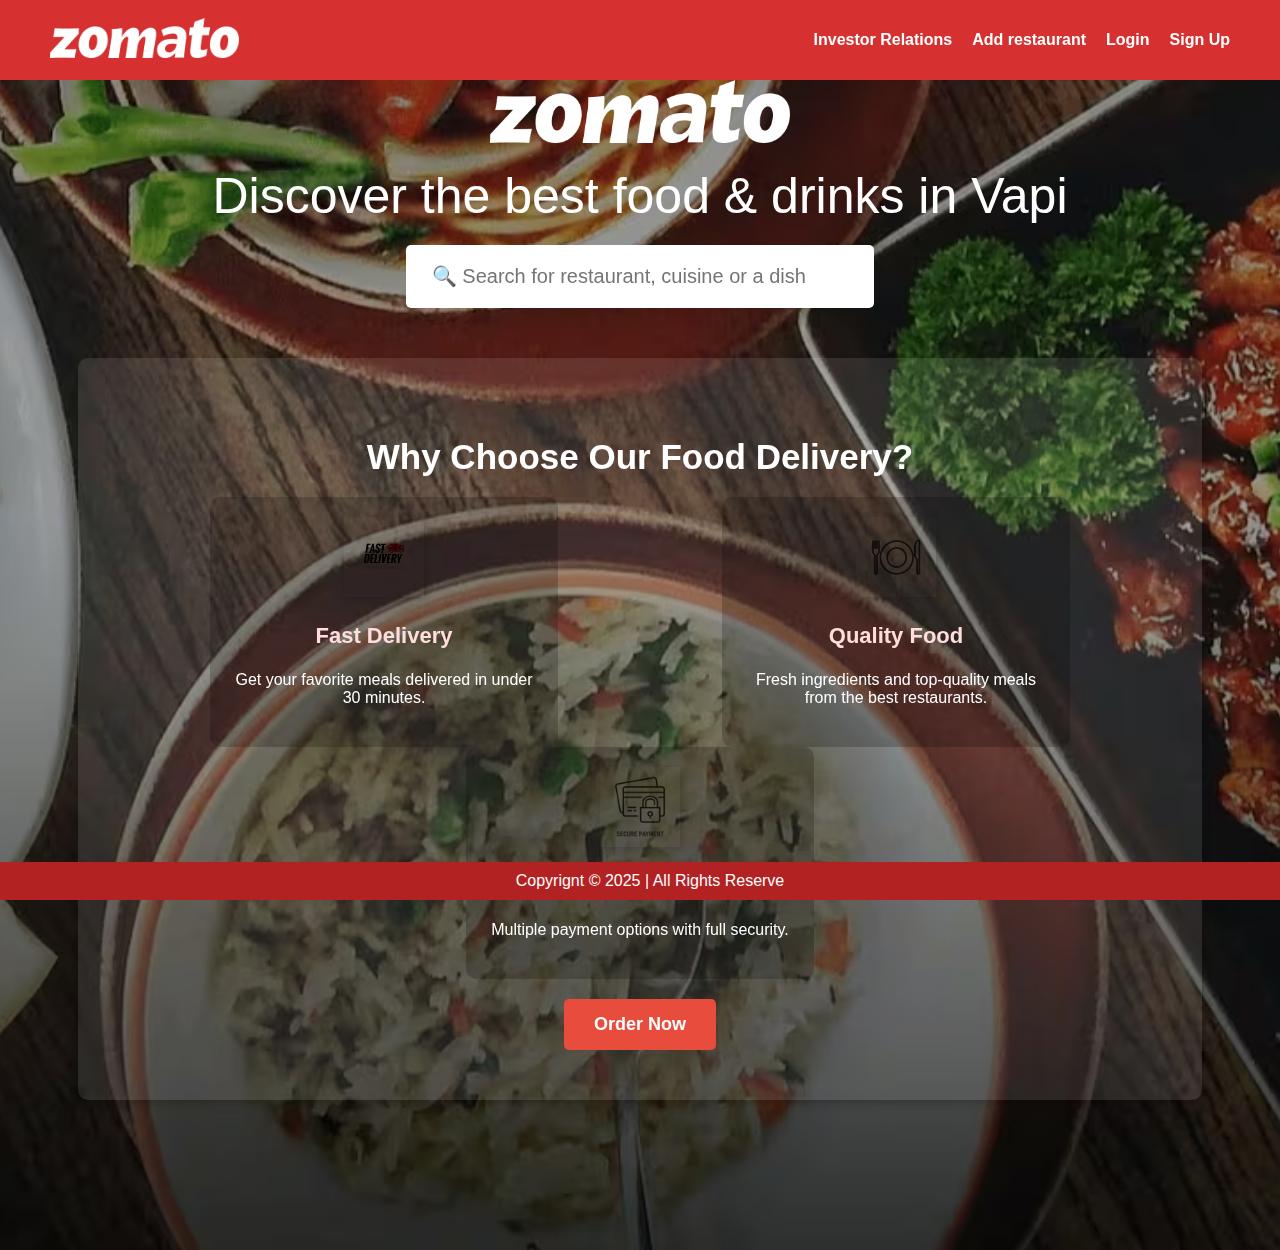
<file: FOOD DELIVERY WEBSITE/index.html>
<!DOCTYPE html>
<html lang="en">

<head>
    <meta charset="UTF-8">
    <meta name="viewport" content="width=device-width, initial-scale=1.0">
    <title>Zomato Food Order</title>
    <link rel="stylesheet" href="css/style.css">
</head>

<body>
    <header>
        <div class="sc-dBAPYN hZHSWT logo">
            <img src="img/logo.png" alt="">
        </div>
        <ul>
            <li><a href="investor.html">Investor Relations</a></li>
            <li><a href="addrestuarent.html">Add restaurant</a></li>
            <li><a href="login.html">Login</a></li>
            <li><a href="signup.html">Sign Up</a></li>
        </ul>
    </header>
    <main>
        <section>
        <!-- use img/page.png as background -->
        <img src="img/logo.png" alt="">
        <p>Discover the best food & drinks in Vapi</p>
        <input placeholder=" &#128269; Search for restaurant, cuisine or a dish">
    </section>
     <!-- Second Section (Food Delivery, Outside Background) -->
     <section class="food-delivery">
        <h2>Why Choose Our Food Delivery?</h2>
        
        <div class="features">
            <div class="feature">
                <img src="img/delivery.png" alt="Fast Delivery">
                <h3>Fast Delivery</h3>
                <p>Get your favorite meals delivered in under 30 minutes.</p>
            </div>

            <div class="feature">
                <img src="img/food.png" alt="Quality Food">
                <h3>Quality Food</h3>
                <p>Fresh ingredients and top-quality meals from the best restaurants.</p>
            </div>

            <div class="feature">
                <img src="img/payment.png" alt="Secure Payments">
                <h3>Secure Payments</h3>
                <p>Multiple payment options with full security.</p>
            </div>
        </div>

        <a href="#" class="order-now">Order Now</a>
    </section>
    
    </main>
    
    <footer>
        Copyrignt &copy; 2025 | All Rights Reserve <!--- Copyright symabol code throuhg &copy-->
    </footer>
    <script src="js/script.js"></script>

</body>

</html>
</file>
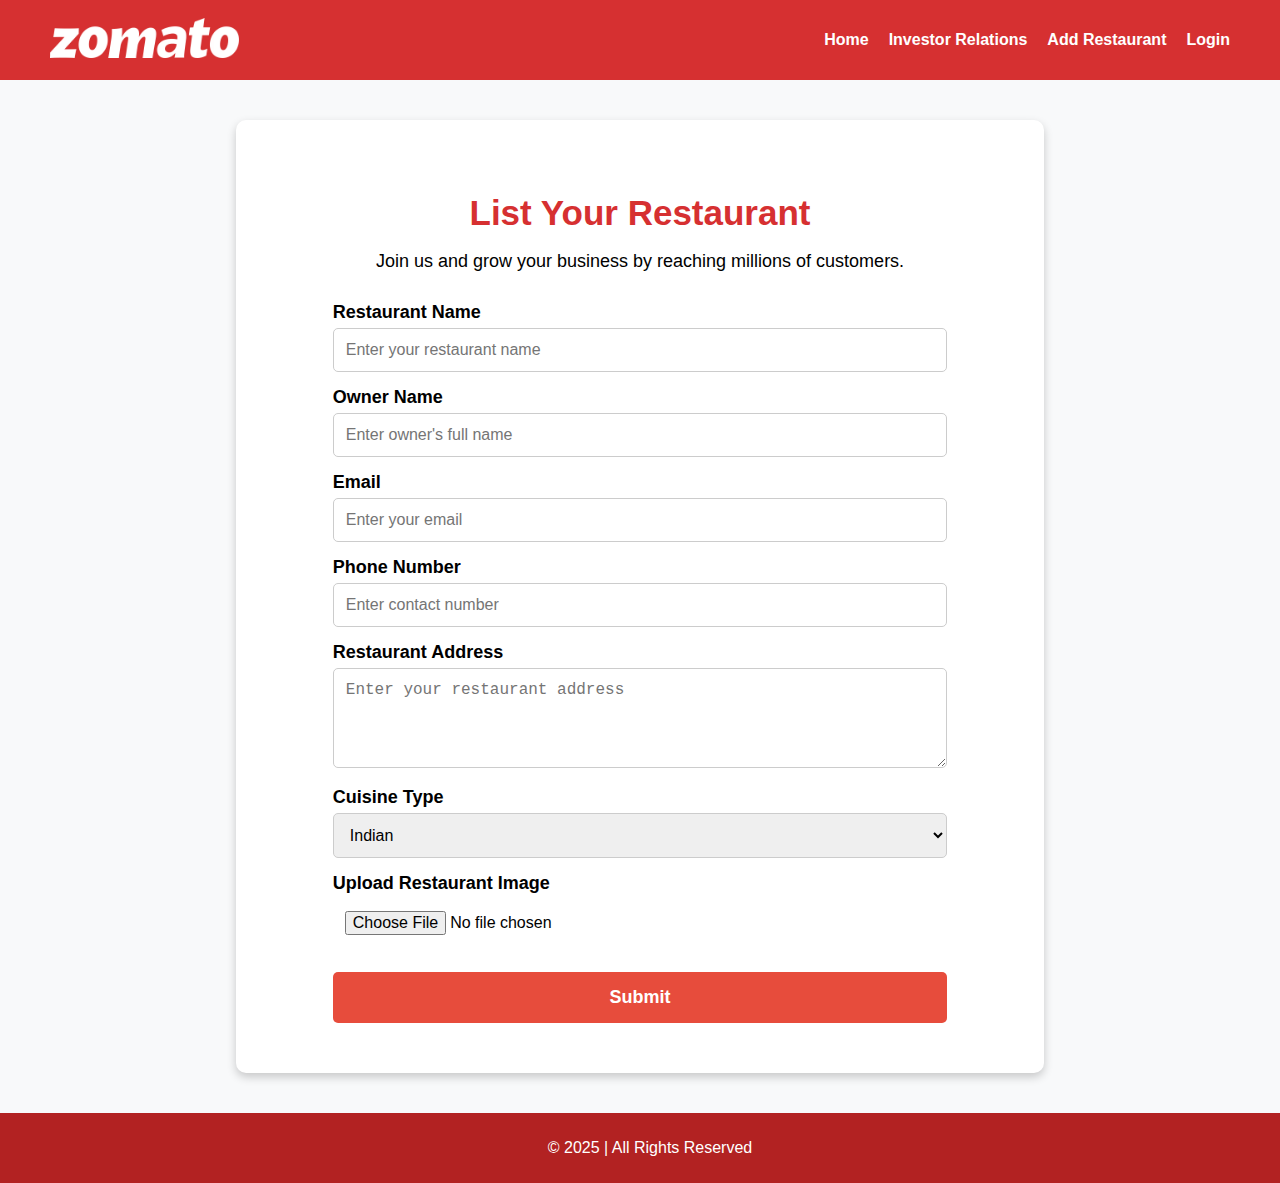
<file: FOOD DELIVERY WEBSITE/addrestuarent.html>
<!DOCTYPE html>
<html lang="en">
<head>
    <meta charset="UTF-8">
    <meta name="viewport" content="width=device-width, initial-scale=1.0">
    <title>Add Restaurant</title>
    <link rel="stylesheet" href="css/addrest.css">
</head>
<body>
    <header>
        <div class="logo">
            <img src="img/logo.png" alt="Logo">
        </div>
        <ul>
            <li><a href="index.html">Home</a></li>
            <li><a href="investor.html">Investor Relations</a></li>
            <li><a href="add-restaurant.html">Add Restaurant</a></li>
            <li><a href="login.html">Login</a></li>
        </ul>
    </header>

    <section class="add-restaurant">
        <h1>List Your Restaurant</h1>
        <p>Join us and grow your business by reaching millions of customers.</p>

        <form action="#" method="POST">
            <div>
                <label for="name">Restaurant Name</label>
                <input type="text" id="name" name="name" placeholder="Enter your restaurant name" required>
            </div>
            <div>
                <label for="owner">Owner Name</label>
                <input type="text" id="owner" name="owner" placeholder="Enter owner's full name" required>
            </div>
            <div>
                <label for="email">Email</label>
                <input type="email" id="email" name="email" placeholder="Enter your email" required>
            </div>
            <div>
                <label for="phone">Phone Number</label>
                <input type="tel" id="phone" name="phone" placeholder="Enter contact number" required>
            </div>
            <div>
                <label for="address">Restaurant Address</label>
                <textarea id="address" name="address" placeholder="Enter your restaurant address" required></textarea>
            </div>
            <div>
                <label for="cuisine">Cuisine Type</label>
                <select id="cuisine" name="cuisine">
                    <option value="indian">Indian</option>
                    <option value="italian">Italian</option>
                    <option value="chinese">Chinese</option>
                    <option value="mexican">Mexican</option>
                    <option value="continental">Continental</option>
                </select>
            </div>
            <div>
                <label for="image">Upload Restaurant Image</label>
                <input type="file" id="image" name="image" accept="image/*">
            </div>
            <div>
                <button type="submit" class="btn">Submit</button>
            </div>
        </form>
    </section>

    <footer>
        <p>&copy; 2025 | All Rights Reserved</p>
    </footer>
</body>
</html>
</file>
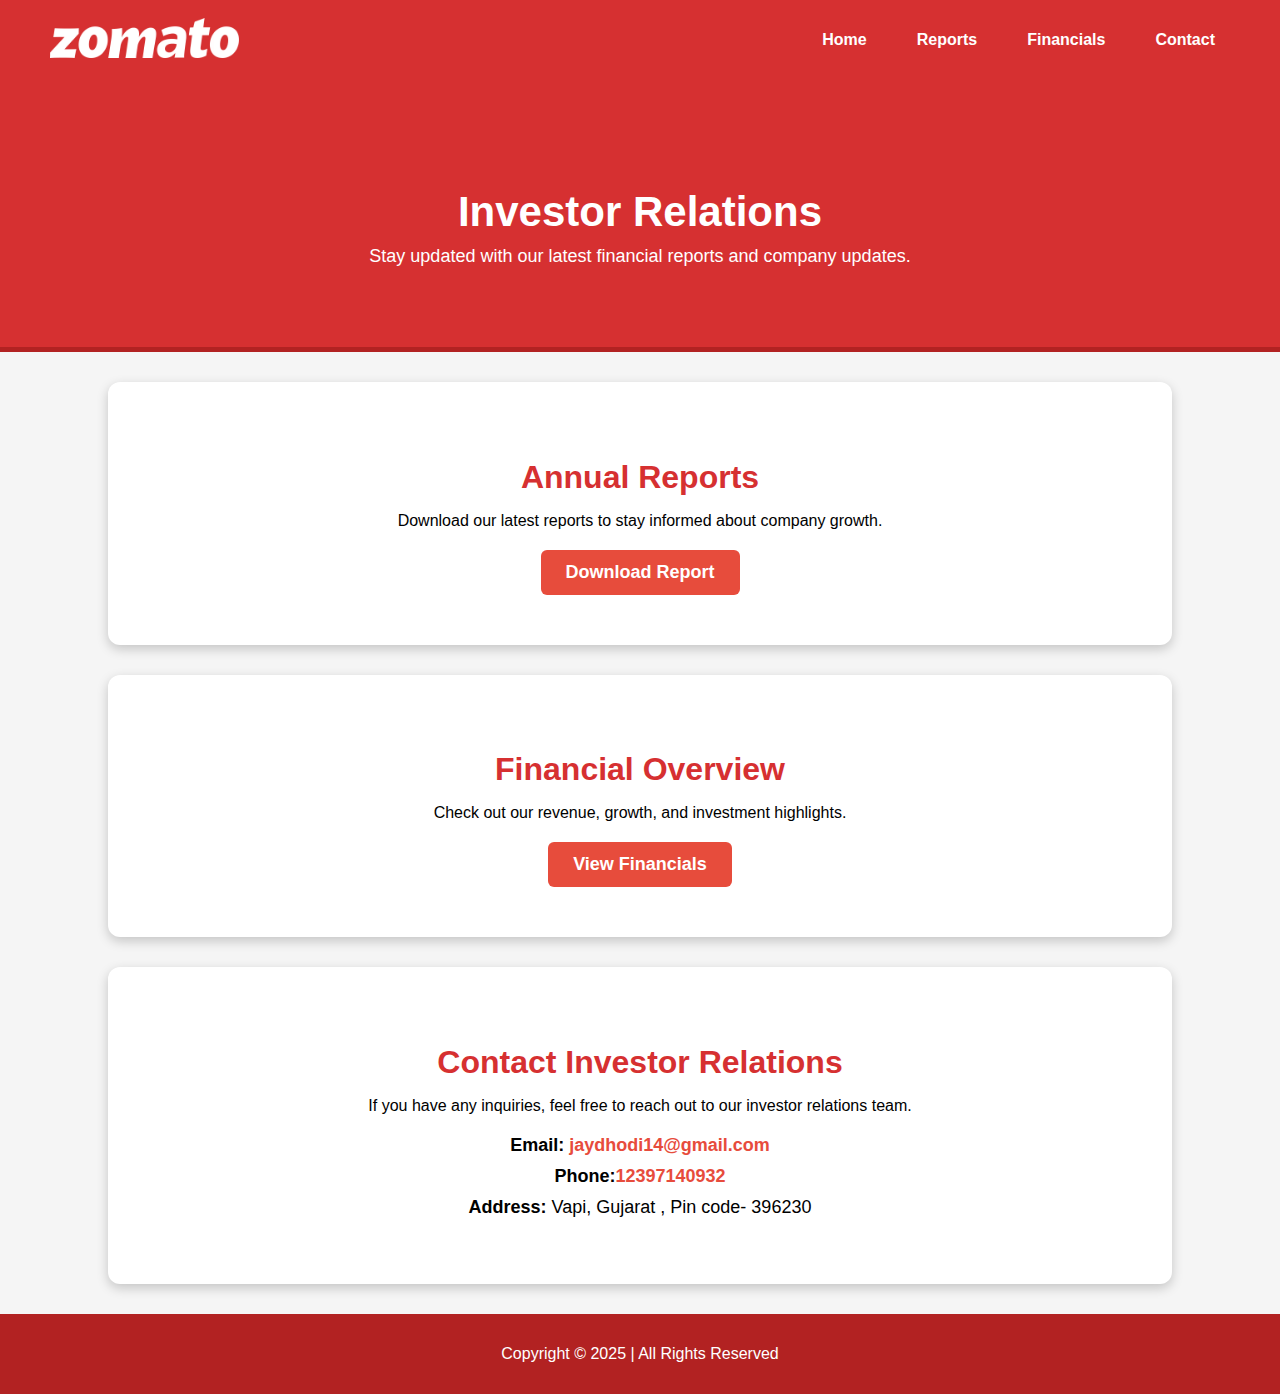
<file: FOOD DELIVERY WEBSITE/investor.html>
<!DOCTYPE html>
<html lang="en">
<head>
    <meta charset="UTF-8">
    <meta name="viewport" content="width=device-width, initial-scale=1.0">
    <title>Investor Relations</title>
    <link rel="stylesheet" href="css/invester.css"> <!-- Link to stylesheet -->
</head>
<body>
    <header>
        <div class="logo">
            <img src="img/logo.png" alt="Company Logo">
        </div>
        <ul>
            <li><a href="index.html">Home</a></li>
            <li><a href="#reports">Reports</a></li>
            <li><a href="#financials">Financials</a></li>
            <li><a href="#contact">Contact</a></li>
        </ul>
    </header>
    
    <main>
        <section class="hero-section">
            <h1>Investor Relations</h1>
            <p>Stay updated with our latest financial reports and company updates.</p>
        </section>

        <section id="reports" class="info-section">
            <h2>Annual Reports</h2>
            <p>Download our latest reports to stay informed about company growth.</p>
            <a href="reports/annual_report_2024.pdf" class="btn">Download Report</a>
        </section>

        <section id="financials" class="info-section">
            <h2>Financial Overview</h2>
            <p>Check out our revenue, growth, and investment highlights.</p>
            <a href="financials.html" class="btn">View Financials</a>
        </section>

        <!-- Contact Section -->
        <section id="contact" class="info-section">
            <h2>Contact Investor Relations</h2>
            <p>If you have any inquiries, feel free to reach out to our investor relations team.</p>
            <ul class="contact-info">
                <li><strong>Email:</strong> <a href="jaydhodi14@gmail.com">jaydhodi14@gmail.com</a></li>
                <li><strong>Phone:</strong><a href="https://github.com/jaydhodi09">12397140932</a> </li>
                <li><strong>Address:</strong> Vapi, Gujarat , Pin code- 396230</li>
            </ul>
        </section>
    </main>
    
    <footer>
        <p>Copyright &copy; 2025 | All Rights Reserved</p>
    </footer>
</body>
</html>
</file>
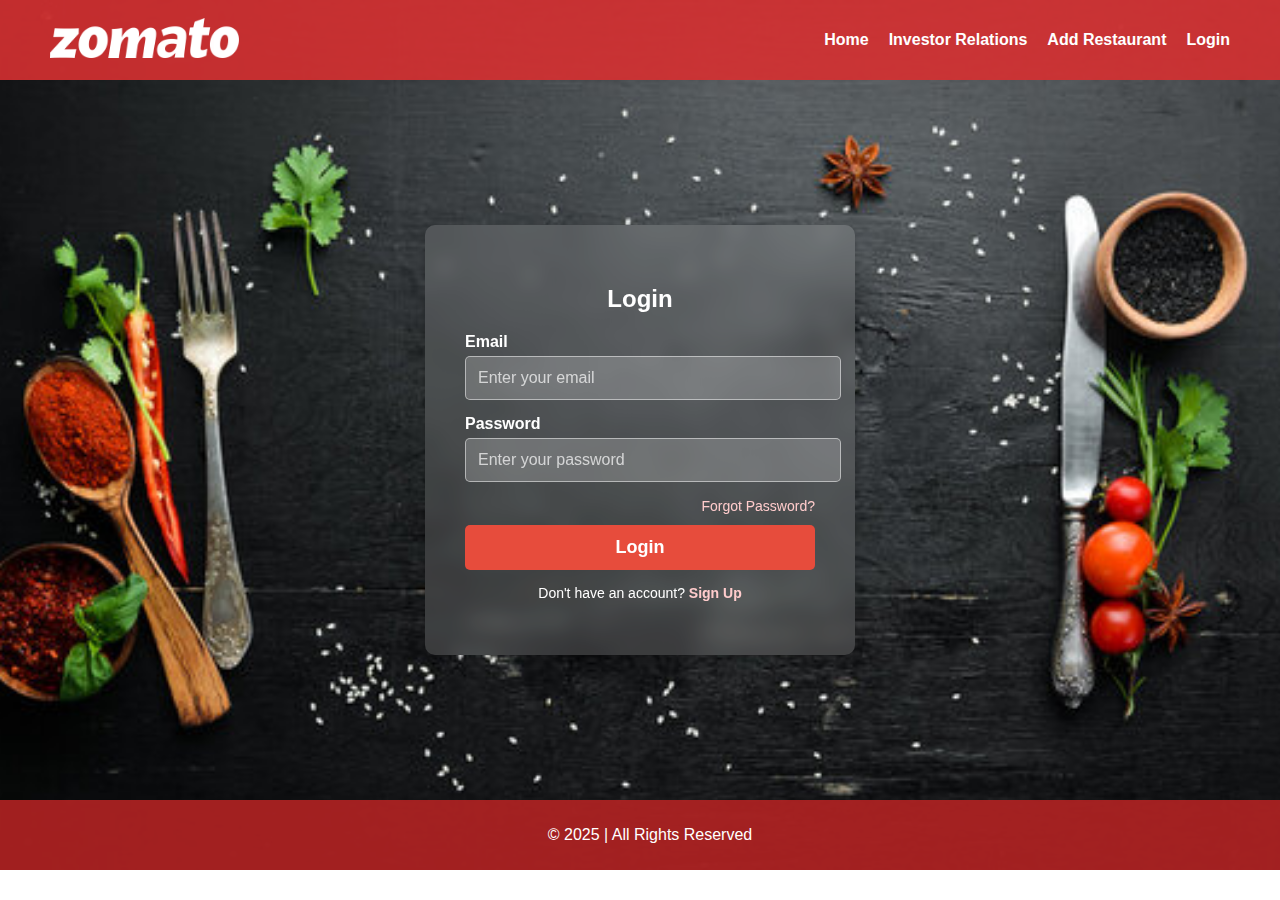
<file: FOOD DELIVERY WEBSITE/login.html>
<!DOCTYPE html>
<html lang="en">
<head>
    <meta charset="UTF-8">
    <meta name="viewport" content="width=device-width, initial-scale=1.0">
    <title>Login</title>
    <link rel="stylesheet" href="css/login.css">
</head>
<body>

<header>
    <div class="logo">
        <img src="img/logo.png" alt="Logo">
    </div>
    <ul>
        <li><a href="index.html">Home</a></li>
        <li><a href="investor.html">Investor Relations</a></li>
        <li><a href="addrestuarent.html">Add Restaurant</a></li>
        <li><a href="login.html">Login</a></li>
    </ul>
</header>

<section class="login-container">
    <div class="login-box">
        <h2>Login</h2>
        <form action="#" method="POST">
            <div class="input-group">
                <label for="email">Email</label>
                <input type="email" id="email" name="email" placeholder="Enter your email" required>
            </div>
            <div class="input-group">
                <label for="password">Password</label>
                <input type="password" id="password" name="password" placeholder="Enter your password" required>
            </div>
            <div class="options">
                <a href="#" class="forgot-password">Forgot Password?</a>
            </div>
            <button type="submit" class="btn">Login</button>
            <p class="signup-text">Don't have an account? <a href="signup.html">Sign Up</a></p>
        </form>
    </div>
</section>

<footer>
    <p>&copy; 2025 | All Rights Reserved</p>
</footer>

</body>
</html>
</file>
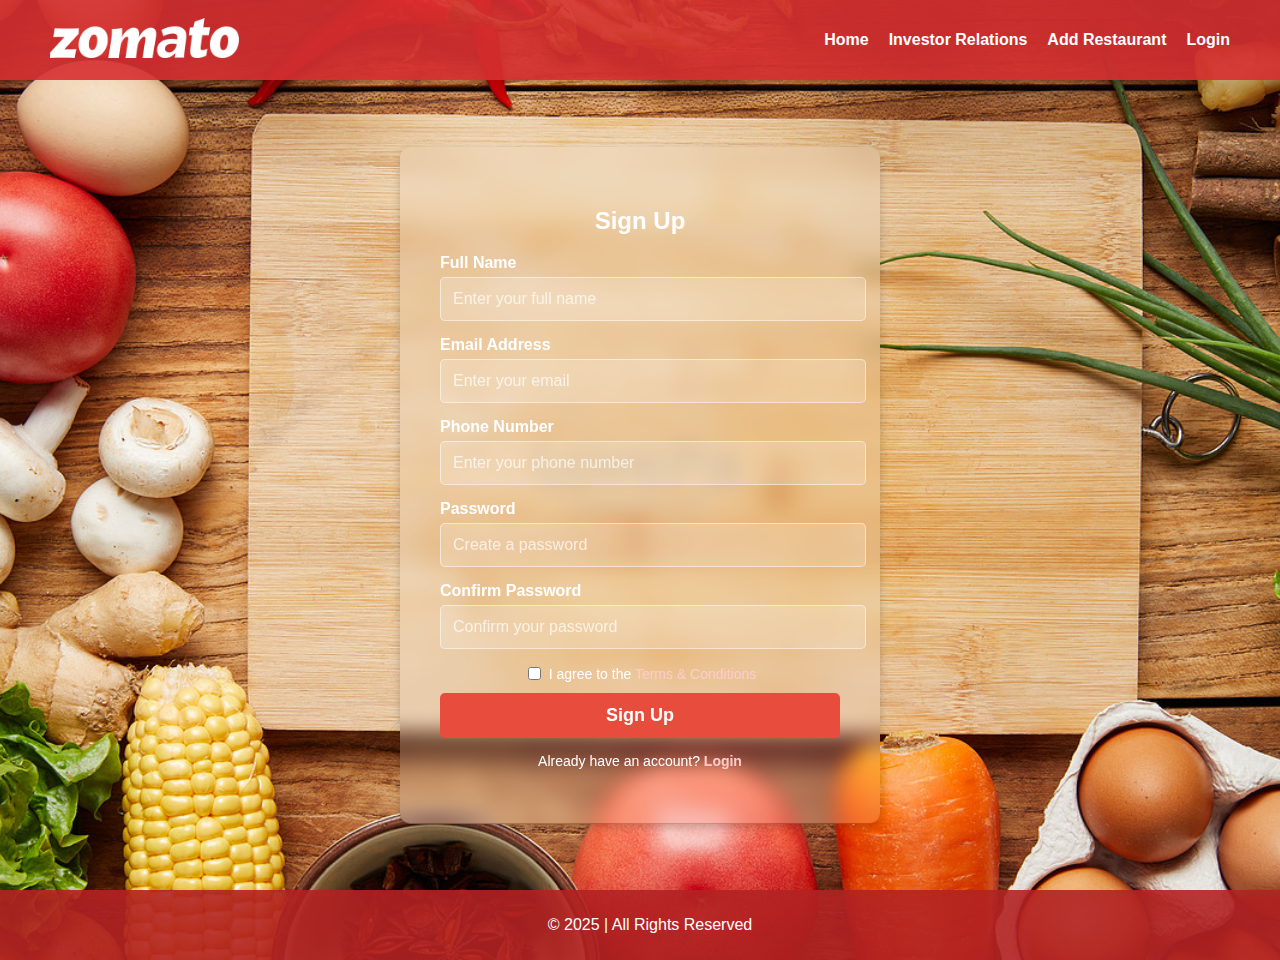
<file: FOOD DELIVERY WEBSITE/signup.html>
<!DOCTYPE html>
<html lang="en">
<head>
    <meta charset="UTF-8">
    <meta name="viewport" content="width=device-width, initial-scale=1.0">
    <title>Sign Up</title>
    <link rel="stylesheet" href="css/signup.css">
</head>
<body>

<header>
    <div class="logo">
        <img src="img/logo.png" alt="Logo">
    </div>
    <ul>
        <li><a href="index.html">Home</a></li>
        <li><a href="investor.html">Investor Relations</a></li>
        <li><a href="addrestuarent.html">Add Restaurant</a></li>
        <li><a href="login.html">Login</a></li>
    </ul>
</header>

<section class="signup-container">
    <div class="signup-box">
        <h2>Sign Up</h2>
        <form action="#" method="POST">
            <div class="input-group">
                <label for="fullname">Full Name</label>
                <input type="text" id="fullname" name="fullname" placeholder="Enter your full name" required>
            </div>
            <div class="input-group">
                <label for="email">Email Address</label>
                <input type="email" id="email" name="email" placeholder="Enter your email" required>
            </div>
            <div class="input-group">
                <label for="phone">Phone Number</label>
                <input type="tel" id="phone" name="phone" placeholder="Enter your phone number" required>
            </div>
            <div class="input-group">
                <label for="password">Password</label>
                <input type="password" id="password" name="password" placeholder="Create a password" required>
            </div>
            <div class="input-group">
                <label for="confirm-password">Confirm Password</label>
                <input type="password" id="confirm-password" name="confirm-password" placeholder="Confirm your password" required>
            </div>
            <div class="terms">
                <input type="checkbox" id="terms" required>
                <label for="terms">I agree to the <a href="#">Terms & Conditions</a></label>
            </div>
            <button type="submit" class="btn">Sign Up</button>
            <p class="login-text">Already have an account? <a href="login.html">Login</a></p>
        </form>
    </div>
</section>

<footer>
    <p>&copy; 2025 | All Rights Reserved</p>
</footer>

</body>
</html>
</file>
<file: FOOD DELIVERY WEBSITE/css/style.css>
/* General Styling */
body {
    font-family: Arial, sans-serif;
    margin: 0;
    padding: 0;
    background: url('../img/page.png') no-repeat center center/cover;
    color: white;
    text-align: center;
    height: fit-content;
}

/* Header */
header {
    display: flex;
    justify-content: space-between;
    align-items: center;
    background: #d63031; /* Red Theme */
    padding: 15px 50px;
}

header .logo img {
    height: 40px;
}

header ul {
    list-style: none;
    display: flex;
    gap: 20px;
}

header ul li {
    display: inline;
}

header ul li a {
    text-decoration: none;
    color: white;
    font-weight: bold;
    transition: 0.3s;
}

header ul li a:hover {
    color: #ff7675;
}

/* Main Section */
main {
    display: flex;
    flex-direction: column;
    align-items: center;
    justify-content: center;
    min-height: 100vh; /* Allow scrolling if needed */
    padding-bottom: 100px; /* To prevent overlap with footer */
}

main img {
    width: 300px;
}

main p {
    font-size: 50px;
    margin: 20px 0;
}

main input {
    width: 50%;
    padding: 20px;
    border-radius: 5px;
    border: none;
    outline: none;
    font-size: 20px;
}

/* Food Delivery Section */
.food-delivery {
    text-align: center;
    padding: 50px;
    background: rgba(255, 255, 255, 0.1);
    width: 80%;
    margin: 50px auto;
    border-radius: 10px;
    box-shadow: 0px 4px 10px rgba(0, 0, 0, 0.2);
}

.food-delivery h2 {
    color: white;
    font-size: 35px;
    margin-bottom: 20px;
}

/* Features Grid */
.features {
    display: flex;
    justify-content: space-around;
    flex-wrap: wrap;
    margin-bottom: 20px;
}

.feature {
    text-align: center;
    width: 30%;
    padding: 20px;
    border-radius: 10px;
    background: rgba(0, 0, 0, 0.2);
    transition: transform 0.3s;
}

.feature:hover {
    transform: scale(1.05);
}

.feature img {
    width: 80px; /* Adjust as needed */
    height: auto;
    background: none; /* Removes any unwanted background */
    mix-blend-mode: multiply; /* Helps blend with the page if needed */
    filter: drop-shadow(2px 2px 5px rgba(6, 6, 6, 0.2)); /* Adds a slight shadow */
}

.feature h3 {
    color: #ffdddd;
    font-size: 22px;
}

.feature p {
    font-size: 16px;
}

/* Order Now Button */
.order-now {
    display: inline-block;
    background: #e74c3c;
    color: white;
    padding: 15px 30px;
    border-radius: 5px;
    text-decoration: none;
    font-weight: bold;
    font-size: 18px;
    transition: 0.3s;
}

.order-now:hover {
    background: #c0392b;
}


/* Footer */
footer {
    background: #b22222;
    padding: 10px;
    position: fixed;
    width: 100%;
    bottom: 0;
}
</file>
<file: FOOD DELIVERY WEBSITE/css/addrest.css>
/* General Styling */
body {
    font-family: Arial, sans-serif;
    margin: 0;
    padding: 0;
    background-color: #f8f9fa;
    color: #333;
    text-align: center;
}

/* Header */
header {
    display: flex;
    justify-content: space-between;
    align-items: center;
    background: #d63031; /* Red Theme */
    padding: 15px 50px;
    color: white;
}

header .logo img {
    height: 40px;
}

header ul {
    list-style: none;
    display: flex;
    gap: 20px;
}

header ul li a {
    text-decoration: none;
    color: white;
    font-weight: bold;
    transition: 0.3s;
}

header ul li a:hover {
    color: #ff7675;
}

/* Add Restaurant Section */
.add-restaurant {
    background: white;
    color: black;
    text-align: center;
    padding: 50px 20px;
    width: 60%;
    margin: 40px auto;
    border-radius: 10px;
    box-shadow: 0px 4px 10px rgba(0, 0, 0, 0.2);
}

.add-restaurant h1 {
    color: #d63031;
    font-size: 35px;
    margin-bottom: 10px;
}

.add-restaurant p {
    font-size: 18px;
    margin-bottom: 30px;
}

/* Form Styling */
form {
    display: flex;
    flex-direction: column;
    align-items: center;
    gap: 15px;
    width: 100%;
}

form div {
    width: 80%;
    text-align: left;
}

label {
    font-size: 18px;
    font-weight: bold;
    display: block;
    margin-bottom: 5px;
}

input, textarea, select {
    width: 100%;
    padding: 12px;
    border-radius: 5px;
    border: 1px solid #ccc;
    font-size: 16px;
    box-sizing: border-box;
}

textarea {
    resize: vertical;
    height: 100px;
}

select {
    cursor: pointer;
}

input[type="file"] {
    border: none;
}

/* Ensure all input fields have the same width */
input[type="email"], input[type="text"], input[type="tel"] {
    width: 100%;
}

/* Submit Button */
.btn {
    display: inline-block;
    background: #e74c3c;
    color: white;
    padding: 15px 30px;
    border-radius: 5px;
    text-decoration: none;
    font-weight: bold;
    font-size: 18px;
    transition: 0.3s;
    border: none;
    cursor: pointer;
    width: 100%;
    margin-top: 10px;
}

.btn:hover {
    background: #c0392b;
}

/* Footer */
footer {
    background: #b22222;
    padding: 10px;
    width: 100%;
    text-align: center;
    color: white;
    position: relative;
    bottom: 0;
}
</file>
<file: FOOD DELIVERY WEBSITE/css/invester.css>
/* General Styling */
body {
    font-family: Arial, sans-serif;
    margin: 0;
    padding: 0;
    color: #333;
    text-align: center;
    background: #f5f5f5;
}

/* Header */
header {
    display: flex;
    justify-content: space-between;
    align-items: center;
    background: #d63031; /* Red Theme */
    padding: 15px 50px;
}

header .logo img {
    height: 40px;
}

header ul {
    list-style: none;
    display: flex;
    gap: 20px;
    padding: 0;
}

header ul li {
    display: inline;
}

header ul li a {
    text-decoration: none;
    color: white;
    font-weight: bold;
    transition: 0.3s ease-in-out;
    padding: 8px 15px;
    border-radius: 5px;
}

header ul li a:hover {
    background: #ff7675;
}

/* Hero Section */
.hero-section {
    background: #d63031;
    color: white;
    padding: 80px 20px;
    border-bottom: 5px solid #b22222;
}

.hero-section h1 {
    font-size: 42px;
    margin-bottom: 10px;
    font-weight: bold;
}

.hero-section p {
    font-size: 18px;
    max-width: 80%;
    margin: 0 auto;
}

/* Info Sections */
.info-section {
    background: white;
    color: black;
    text-align: center;
    padding: 50px 20px;
    margin: 30px auto;
    width: 80%;
    border-radius: 12px;
    box-shadow: 0px 4px 12px rgba(0, 0, 0, 0.2);
    transition: 0.3s;
}

.info-section:hover {
    transform: translateY(-5px);
    box-shadow: 0px 6px 15px rgba(0, 0, 0, 0.25);
}

.info-section h2 {
    color: #d63031;
    font-size: 32px;
    margin-bottom: 15px;
}

.info-section p {
    font-size: 16px;
    margin-bottom: 20px;
}

/* Contact Section */
.contact-info {
    list-style: none;
    padding: 0;
}

.contact-info li {
    font-size: 18px;
    margin: 10px 0;
}

.contact-info a {
    color: #e74c3c;
    text-decoration: none;
    font-weight: bold;
}

.contact-info a:hover {
    text-decoration: underline;
}

/* Buttons */
.btn {
    display: inline-block;
    background: #e74c3c;
    color: white;
    padding: 12px 25px;
    border-radius: 6px;
    text-decoration: none;
    font-weight: bold;
    font-size: 18px;
    transition: 0.3s ease-in-out;
    border: none;
    cursor: pointer;
}

.btn:hover {
    background: #c0392b;
    transform: scale(1.05);
}

/* Footer */
footer {
    background: #b22222;
    padding: 15px;
    text-align: center;
    color: white;
    font-size: 16px;
}
</file>
<file: FOOD DELIVERY WEBSITE/css/login.css>
/* General Styling */
body {
    font-family: Arial, sans-serif;
    margin: 0;
    padding: 0;
    background: url('../img/login2.png') no-repeat center center/cover;
    color: white;
    text-align: center;
    height: fit-content;
}

/* Header */
header {
    display: flex;
    justify-content: space-between;
    align-items: center;
    background: rgba(214, 48, 49, 0.9);
    padding: 15px 50px;
    color: white;
}

header .logo img {
    height: 40px;
}

header ul {
    list-style: none;
    display: flex;
    gap: 20px;
}

header ul li a {
    text-decoration: none;
    color: white;
    font-weight: bold;
    transition: 0.3s;
}

header ul li a:hover {
    color: #ff7675;
}

/* Login Container */
.login-container {
    display: flex;
    justify-content: center;
    align-items: center;
    height: 80vh;
}

/* Transparent Login Box */
.login-box {
    background: rgba(255, 255, 255, 0.15); /* Transparent White */
    backdrop-filter: blur(10px); /* Blurred Glass Effect */
    padding: 40px;
    width: 350px;
    border-radius: 10px;
    box-shadow: 0px 4px 10px rgba(0, 0, 0, 0.2);
    text-align: center;
    color: white;
}

/* Input Fields */
.input-group {
    text-align: left;
    margin-bottom: 15px;
}

.input-group label {
    display: block;
    font-size: 16px;
    font-weight: bold;
    margin-bottom: 5px;
}

.input-group input {
    width: 100%;
    padding: 12px;
    border-radius: 5px;
    border: 1px solid rgba(255, 255, 255, 0.5);
    font-size: 16px;
    background: rgba(255, 255, 255, 0.2);
    color: white;
}

.input-group input::placeholder {
    color: rgba(255, 255, 255, 0.7);
}

/* Forgot Password */
.options {
    text-align: right;
    margin-bottom: 10px;
}

.forgot-password {
    text-decoration: none;
    color: #ffcccc;
    font-size: 14px;
}

.forgot-password:hover {
    text-decoration: underline;
}

/* Button */
.btn {
    display: inline-block;
    background: #e74c3c;
    color: white;
    padding: 12px 20px;
    border-radius: 5px;
    font-size: 18px;
    font-weight: bold;
    border: none;
    cursor: pointer;
    width: 100%;
    transition: 0.3s;
}

.btn:hover {
    background: #c0392b;
}

/* Signup Text */
.signup-text {
    margin-top: 15px;
    font-size: 14px;
}

.signup-text a {
    color: #ffcccc;
    text-decoration: none;
    font-weight: bold;
}

.signup-text a:hover {
    text-decoration: underline;
}

/* Footer */
footer {
    background: rgba(178, 34, 34, 0.9);
    padding: 10px;
    width: 100%;
    text-align: center;
    color: white;
    position: relative;
    bottom: 0;
}
</file>
<file: FOOD DELIVERY WEBSITE/css/signup.css>
/* General Styling */
body {
    font-family: Arial, sans-serif;
    margin: 0;
    padding: 0;
    background: url('../img/signup.png') no-repeat center center/cover;
    color: rgb(228, 67, 67);
    text-align: center;
    height: fit-content;
}

/* Header */
header {
    display: flex;
    justify-content: space-between;
    align-items: center;
    background: rgba(214, 48, 49, 0.9);
    padding: 15px 50px;
    color: white;
}

header .logo img {
    height: 40px;
}

header ul {
    list-style: none;
    display: flex;
    gap: 20px;
}

header ul li a {
    text-decoration: none;
    color: white;
    font-weight: bold;
    transition: 0.3s;
}

header ul li a:hover {
    color: #ff7675;
}

/* Signup Container */
.signup-container {
    display: flex;
    justify-content: center;
    align-items: center;
    height: 90vh;
}

/* Transparent Signup Box */
.signup-box {
    background: rgba(255, 255, 255, 0.15); /* Transparent White */
    backdrop-filter: blur(10px); /* Frosted Glass Effect */
    padding: 40px;
    width: 400px;
    border-radius: 10px;
    box-shadow: 0px 4px 10px rgba(0, 0, 0, 0.2);
    text-align: center;
    color: white;
}

/* Input Fields */
.input-group {
    text-align: left;
    margin-bottom: 15px;
}

.input-group label {
    display: block;
    font-size: 16px;
    font-weight: bold;
    margin-bottom: 5px;
}

.input-group input {
    width: 100%;
    padding: 12px;
    border-radius: 5px;
    border: 1px solid rgba(255, 255, 255, 0.5);
    font-size: 16px;
    background: rgba(255, 255, 255, 0.2);
    color: white;
}

.input-group input::placeholder {
    color: rgba(255, 255, 255, 0.7);
}

/* Terms & Conditions */
.terms {
    display: flex;
    align-items: center;
    justify-content: center;
    font-size: 14px;
    margin: 10px 0;
}

.terms input {
    margin-right: 8px;
}

.terms a {
    color: #ffcccc;
    text-decoration: none;
}

.terms a:hover {
    text-decoration: underline;
}

/* Button */
.btn {
    display: inline-block;
    background: #e74c3c;
    color: white;
    padding: 12px 20px;
    border-radius: 5px;
    font-size: 18px;
    font-weight: bold;
    border: none;
    cursor: pointer;
    width: 100%;
    transition: 0.3s;
}

.btn:hover {
    background: #c0392b;
}

/* Login Text */
.login-text {
    margin-top: 15px;
    font-size: 14px;
}

.login-text a {
    color: #ffcccc;
    text-decoration: none;
    font-weight: bold;
}

.login-text a:hover {
    text-decoration: underline;
}

/* Footer */
footer {
    background: rgba(178, 34, 34, 0.9);
    padding: 10px;
    width: 100%;
    text-align: center;
    color: white;
    position: relative;
    bottom: 0;
}
</file>
